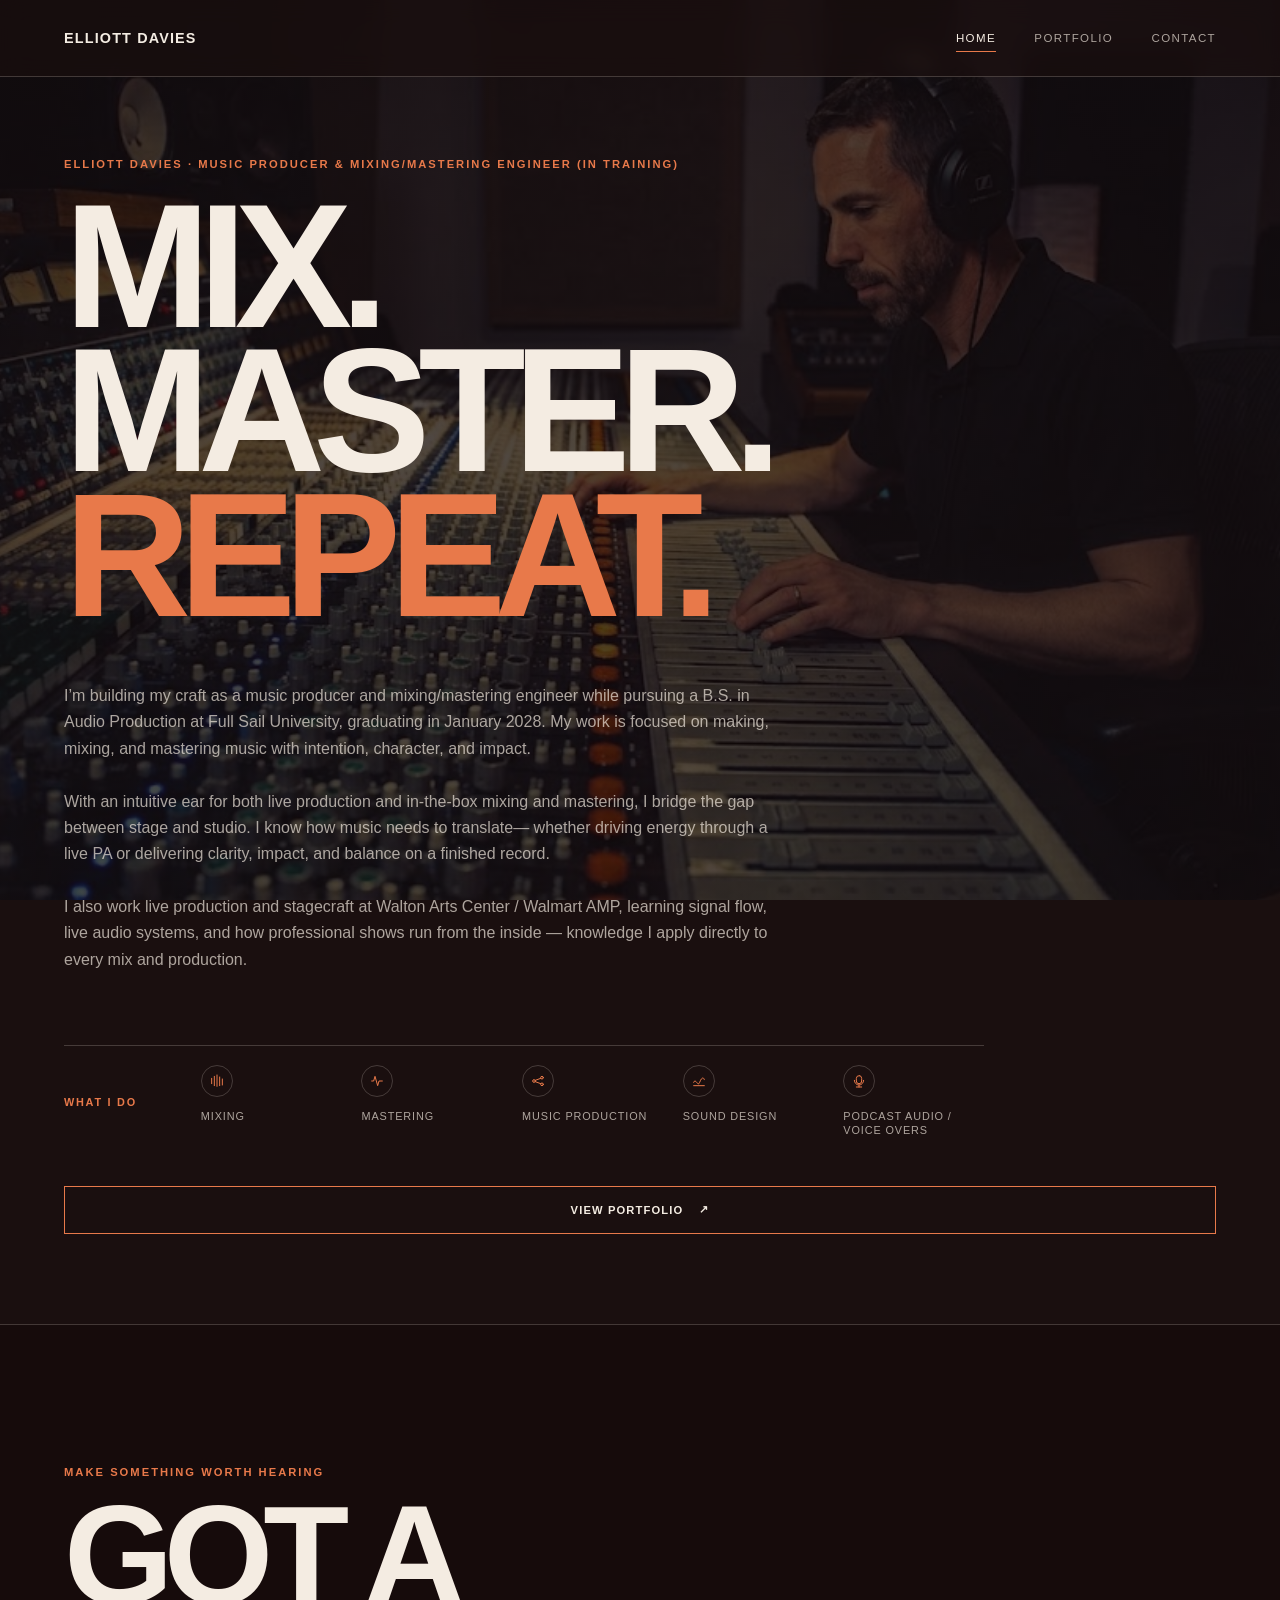
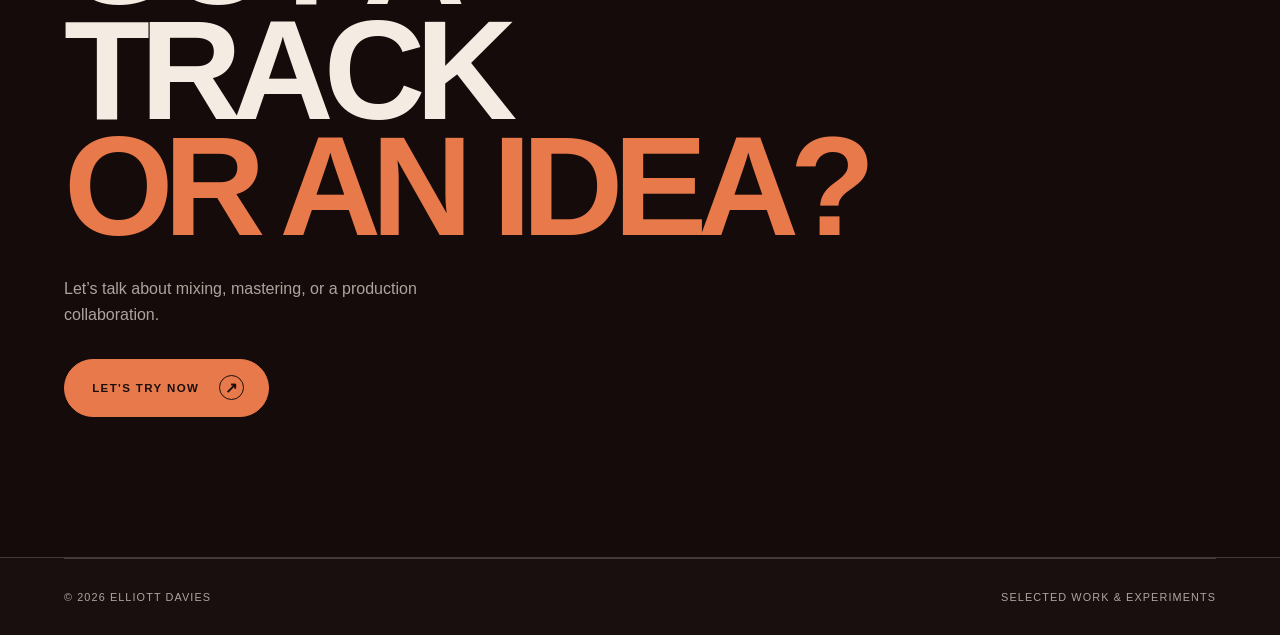
<file: Portfolio Website/index.html>
<!DOCTYPE html>
<html lang="en">
  <head>
    <meta charset="UTF-8" />
    <meta name="viewport" content="width=device-width, initial-scale=1.0" />
    <meta
      name="description"
      content="Elliott Davies — personal portfolio for creative production and technical work."
    />
    <title>Elliott Davies — Home</title>
    <link rel="stylesheet" href="css/style.css" />
  </head>
  <body class="site-background">
    <header class="site-header">
      <nav class="nav container" aria-label="Primary navigation">
        <a class="brand" href="index.html">Elliott Davies</a>
        <button class="menu-toggle" type="button" aria-expanded="false" aria-controls="primary-menu" aria-label="Open navigation menu">
          <span></span><span></span><span></span>
        </button>
        <div class="nav-links" id="primary-menu">
          <a class="nav-link is-active" href="index.html" aria-current="page">Home</a>
          <a class="nav-link" href="portfolio.html">Portfolio</a>
          <a class="nav-link" href="portfolio.html#contact">Contact</a>
        </div>
      </nav>
    </header>

    <main class="landing container">
      <section class="landing-hero" aria-labelledby="hero-title">
        <p class="eyebrow">Elliott Davies · Music Producer &amp; Mixing/Mastering Engineer (in training)</p>
        <h1 id="hero-title">Mix. Master.<br /><span>Repeat.</span></h1>
        <div class="landing-intro">
          <p>
            I’m building my craft as a music producer and mixing/mastering engineer while
            pursuing a B.S. in Audio Production at Full Sail University, graduating in
            January 2028. My work is focused on making, mixing, and mastering music with
            intention, character, and impact.
            <br /><br />
            With an intuitive ear for both live production and in-the-box mixing and mastering,
            I bridge the gap between stage and studio. I know how music needs to translate—
            whether driving energy through a live PA or delivering clarity, impact, and balance
            on a finished record.
            <br /><br />
            I also work live production and stagecraft at Walton Arts Center / Walmart AMP,
            learning signal flow, live audio systems, and how professional shows run from
            the inside — knowledge I apply directly to every mix and production.
          </p>
        </div>
        <div class="what-i-do" aria-labelledby="what-i-do-title">
          <p class="skills-title" id="what-i-do-title">What I Do</p>
          <ul class="skills-list">
            <li>
              <span class="skill-icon" aria-hidden="true"><svg viewBox="0 0 24 24"><path d="M4 16V8m4 11V5m4 15V3m4 16V6m4 12V9" /></svg></span>
              <span>Mixing</span>
            </li>
            <li>
              <span class="skill-icon" aria-hidden="true"><svg viewBox="0 0 24 24"><path d="M4 12h3l2-7 4 14 2-7h5" /></svg></span>
              <span>Mastering</span>
            </li>
            <li>
              <span class="skill-icon" aria-hidden="true"><svg viewBox="0 0 24 24"><circle cx="6" cy="12" r="2" /><circle cx="18" cy="7" r="2" /><circle cx="18" cy="17" r="2" /><path d="M8 11l8-3m-8 5 8 3" /></svg></span>
              <span>Music Production</span>
            </li>
            <li>
              <span class="skill-icon" aria-hidden="true"><svg viewBox="0 0 24 24"><path d="M4 14c3-8 6 8 9 0s6-8 7-4" /><path d="M4 19h16" /></svg></span>
              <span>Sound Design</span>
            </li>
            <li>
              <span class="skill-icon" aria-hidden="true"><svg viewBox="0 0 24 24"><rect x="8" y="4" width="8" height="12" rx="4" /><path d="M5 11a7 7 0 0 0 14 0M12 18v3m-4 0h8" /></svg></span>
              <span>Podcast Audio / Voice Overs</span>
            </li>
          </ul>
        </div>
        <a class="button" href="portfolio.html">View portfolio <span aria-hidden="true">↗</span></a>
      </section>
    </main>

    <!-- Reusable CTA partial: copy this entire section into other pages before the footer. -->
    <section class="cta-band" id="contact" aria-labelledby="cta-title">
      <div class="cta-content container">
        <p class="eyebrow">Make something worth hearing</p>
        <h2 id="cta-title">Got a track<br /><span>or an idea?</span></h2>
        <p class="cta-copy">Let’s talk about mixing, mastering, or a production collaboration.</p>
        <a class="cta-button" href="mailto:eedavies@student.fullsail.edu">
          Let's try now <span aria-hidden="true">↗</span>
        </a>
      </div>
    </section>

    <footer class="site-footer container">
      <span>© <span data-year></span> Elliott Davies</span>
      <span>Selected work &amp; experiments</span>
    </footer>

    <script src="js/main.js"></script>
  </body>
</html>
</file>
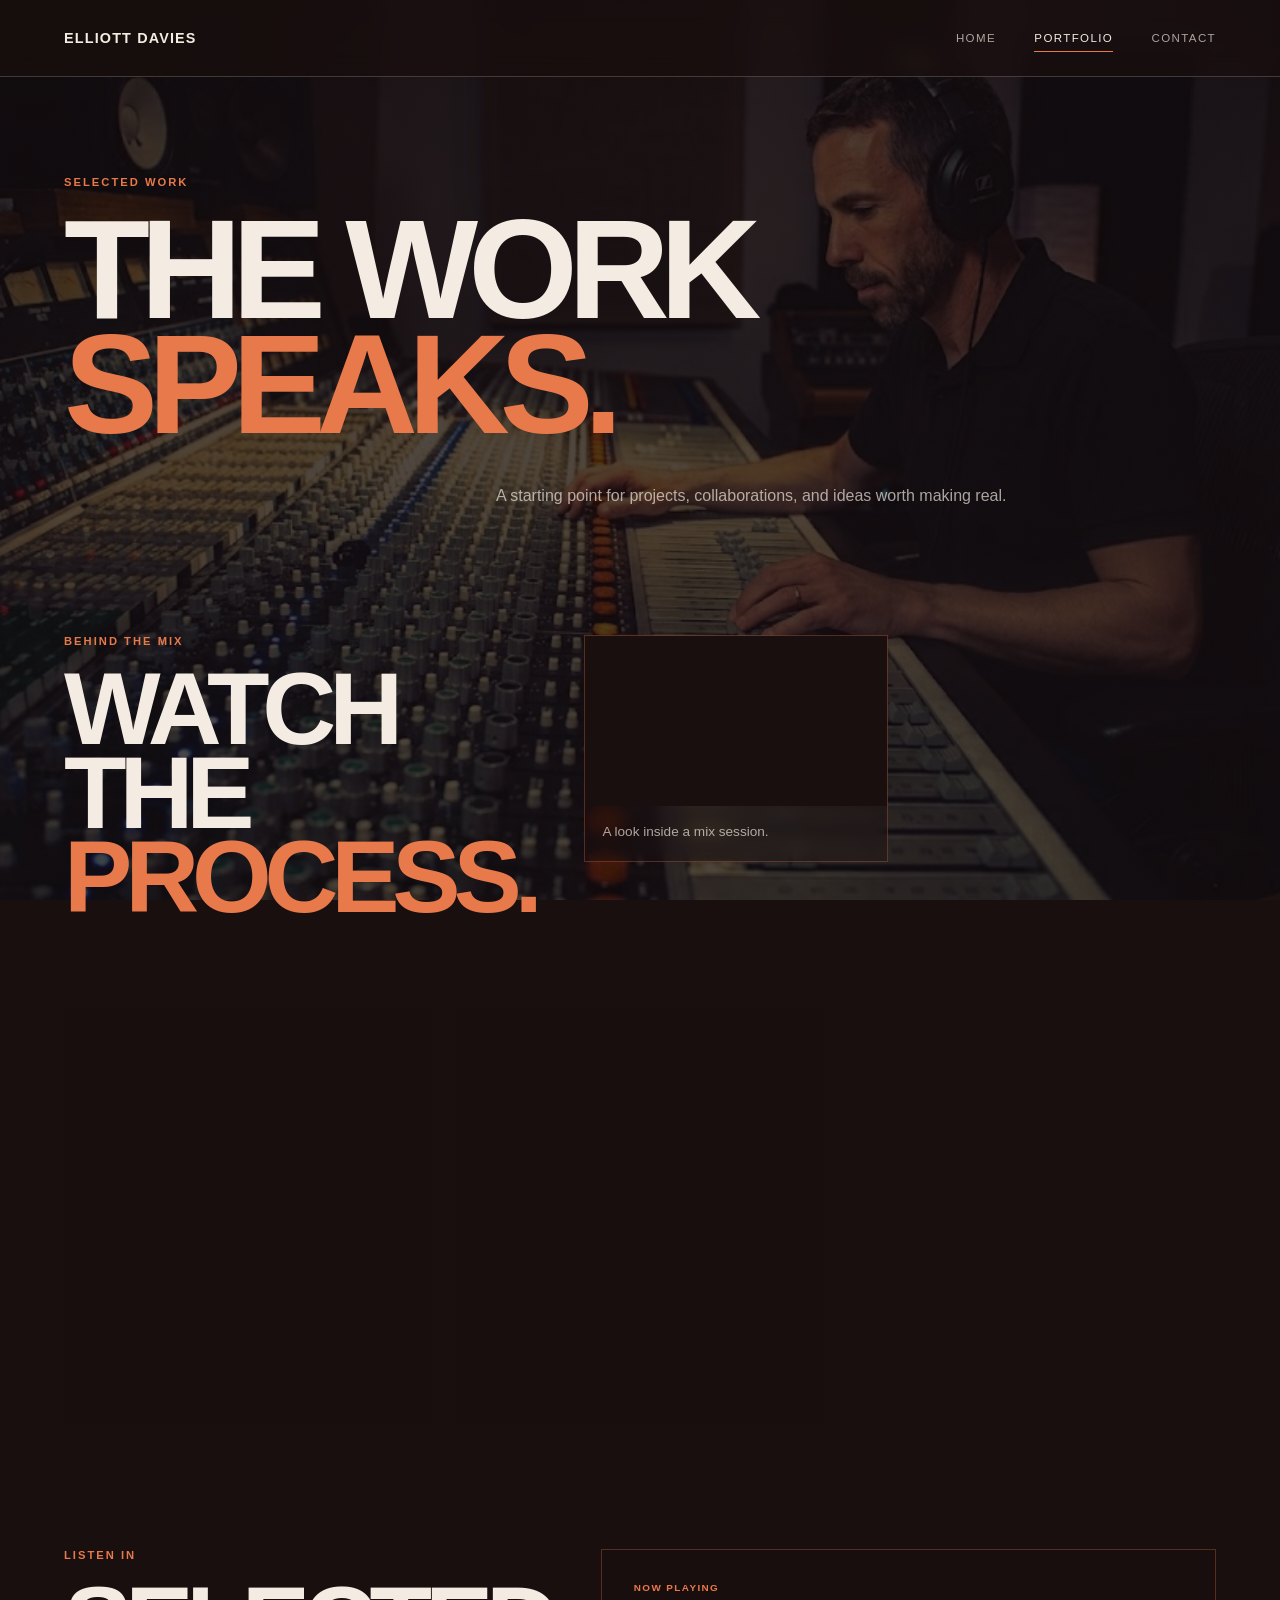
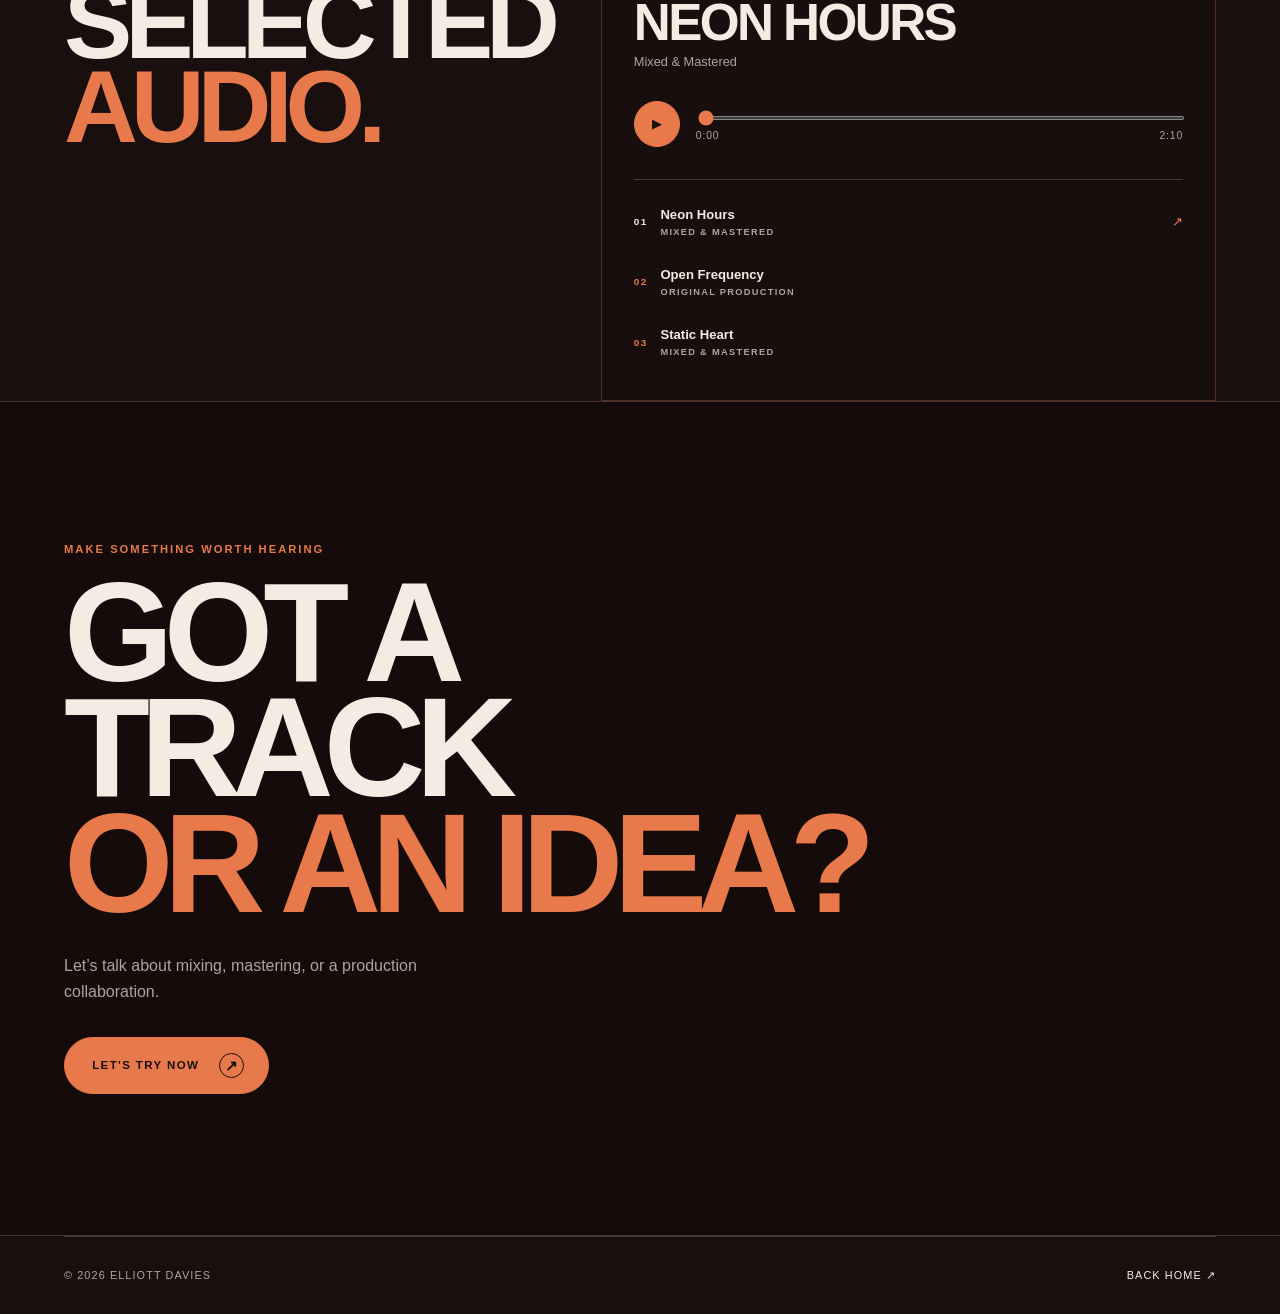
<file: Portfolio Website/portfolio.html>
<!DOCTYPE html>
<html lang="en">
  <head>
    <meta charset="UTF-8" />
    <meta name="viewport" content="width=device-width, initial-scale=1.0" />
    <meta
      name="description"
      content="Selected portfolio work by Elliott Davies."
    />
    <title>Elliott Davies — Portfolio</title>
    <link rel="stylesheet" href="css/style.css" />
  </head>
  <body class="site-background">
    <header class="site-header">
      <nav class="nav container" aria-label="Primary navigation">
        <a class="brand" href="index.html">Elliott Davies</a>
        <button class="menu-toggle" type="button" aria-expanded="false" aria-controls="primary-menu" aria-label="Open navigation menu">
          <span></span><span></span><span></span>
        </button>
        <div class="nav-links" id="primary-menu">
          <a class="nav-link" href="index.html">Home</a>
          <a class="nav-link is-active" href="portfolio.html" aria-current="page">Portfolio</a>
          <a class="nav-link" href="#contact">Contact</a>
        </div>
      </nav>
    </header>

    <main class="portfolio container">
      <section class="page-intro" aria-labelledby="portfolio-title">
        <p class="eyebrow">Selected work</p>
        <h1 id="portfolio-title">The work<br /><span>speaks.</span></h1>
        <p class="page-summary">
          A starting point for projects, collaborations, and ideas worth making real.
        </p>
      </section>

      <!-- Manual video list for now; automatic new-upload syncing can be added later. -->
      <section class="video-section" id="video" aria-labelledby="video-title">
        <div class="video-heading">
          <p class="eyebrow">Behind the mix</p>
          <h2 id="video-title">Watch the<br /><span>process.</span></h2>
        </div>
        <div class="video-grid" data-video-grid aria-label="Behind the mix videos"></div>
      </section>

      <section class="project-grid" data-portfolio-grid aria-label="Portfolio projects">
        <noscript>
          <p class="project-grid-message">Please enable JavaScript to view the portfolio projects.</p>
        </noscript>
      </section>

      <section class="audio-section" id="audio" aria-labelledby="audio-title">
        <div class="audio-heading">
          <p class="eyebrow">Listen in</p>
          <h2 id="audio-title">Selected<br /><span>audio.</span></h2>
        </div>
        <div class="audio-player-card" data-audio-player>
          <audio data-audio-element preload="metadata"></audio>
          <div class="audio-now-playing">
            <span class="audio-kicker">Now playing</span>
            <strong data-audio-title>Select a track</strong>
            <span data-audio-role>Placeholder audio ready for your files</span>
          </div>
          <div class="audio-controls">
            <button class="audio-play" type="button" data-audio-play aria-label="Play selected track">
              <span data-audio-play-icon aria-hidden="true">▶</span>
            </button>
            <div class="audio-timeline">
              <input data-audio-progress type="range" min="0" max="100" value="0" step="0.1" aria-label="Audio progress" />
              <div class="audio-time">
                <span data-audio-current>0:00</span>
                <span data-audio-duration>0:00</span>
              </div>
            </div>
          </div>
          <div class="audio-track-list" data-audio-track-list aria-label="Audio tracks"></div>
        </div>
      </section>

    </main>

    <!-- Reusable CTA partial: copy this entire section into other pages before the footer. -->
    <section class="cta-band" id="contact" aria-labelledby="cta-title">
      <div class="cta-content container">
        <p class="eyebrow">Make something worth hearing</p>
        <h2 id="cta-title">Got a track<br /><span>or an idea?</span></h2>
        <p class="cta-copy">Let’s talk about mixing, mastering, or a production collaboration.</p>
        <a class="cta-button" href="mailto:eedavies@student.fullsail.edu">
          Let's try now <span aria-hidden="true">↗</span>
        </a>
      </div>
    </section>

    <footer class="site-footer container">
      <span>© <span data-year></span> Elliott Davies</span>
      <a href="index.html">Back home ↗</a>
    </footer>

    <script src="js/main.js"></script>
  </body>
</html>
</file>
<file: Portfolio Website/css/style.css>
:root {
  --bg-dark: #1a0f0f;
  --accent-orange: #e8794a;
  --text-cream: #f4ece2;
  --overlay-dark: rgba(20, 10, 10, 0.75);
  --text-muted: rgba(244, 236, 226, 0.68);
  --line: rgba(244, 236, 226, 0.2);
  --display-font: "Arial Narrow", "Helvetica Neue", Arial, sans-serif;
  --content-width: 1200px;
}

* {
  box-sizing: border-box;
}

html {
  scroll-behavior: smooth;
}

body {
  min-width: 320px;
  min-height: 100vh;
  margin: 0;
  color: var(--text-cream);
  background-color: var(--bg-dark);
  font-family: Arial, Helvetica, sans-serif;
}

.site-background {
  background-image:
    linear-gradient(var(--overlay-dark), var(--overlay-dark)),
    url("../assets/bg-studio.jpg"),
    linear-gradient(135deg, #1a0f0f 0%, #2b1210 52%, #10090a 100%);
  background-position: center;
  background-repeat: no-repeat;
  background-size: cover;
  background-attachment: fixed;
}

a {
  color: inherit;
  text-decoration: none;
}

.container {
  width: min(var(--content-width), calc(100% - 10vw));
  margin: 0 auto;
}

.site-header {
  position: sticky;
  top: 0;
  z-index: 10;
  border-bottom: 1px solid var(--line);
  background: rgba(26, 15, 15, 0.72);
  backdrop-filter: blur(12px);
}

.nav {
  display: flex;
  min-height: 76px;
  align-items: center;
  justify-content: space-between;
  gap: 2rem;
}

.brand {
  font-family: var(--display-font);
  font-size: 0.9rem;
  font-weight: 800;
  letter-spacing: 0.08em;
  text-transform: uppercase;
}

.nav-links {
  display: flex;
  align-items: center;
  gap: clamp(1.2rem, 3vw, 3rem);
}

.menu-toggle {
  display: none;
  width: 42px;
  height: 42px;
  padding: 0.65rem;
  border: 1px solid var(--line);
  color: var(--text-cream);
  background: transparent;
  cursor: pointer;
}

.menu-toggle span {
  display: block;
  height: 1px;
  margin: 4px 0;
  background: currentColor;
}

.menu-toggle:focus-visible,
.audio-play:focus-visible,
.audio-track:focus-visible {
  outline: 2px solid var(--text-cream);
  outline-offset: 3px;
}

.nav-link {
  position: relative;
  padding: 0.5rem 0;
  color: var(--text-muted);
  font-size: 0.72rem;
  letter-spacing: 0.12em;
  text-transform: uppercase;
}

.nav-link::after {
  position: absolute;
  right: 0;
  bottom: 0;
  left: 0;
  height: 1px;
  background: var(--accent-orange);
  content: "";
  transform: scaleX(0);
  transform-origin: right;
  transition: transform 180ms ease;
}

.nav-link:hover,
.nav-link:focus-visible,
.nav-link.is-active {
  color: var(--text-cream);
}

.nav-link:hover::after,
.nav-link:focus-visible::after,
.nav-link.is-active::after {
  transform: scaleX(1);
  transform-origin: left;
}

.eyebrow {
  margin: 0;
  color: var(--accent-orange);
  font-size: 0.7rem;
  font-weight: 700;
  letter-spacing: 0.18em;
  text-transform: uppercase;
}

h1,
h2 {
  margin: 0;
  font-family: var(--display-font);
  font-weight: 900;
  letter-spacing: -0.07em;
  line-height: 0.82;
  text-transform: uppercase;
}

h1 span,
h2 span {
  color: var(--accent-orange);
}

.landing {
  min-height: calc(100vh - 76px);
}

.landing-hero {
  display: flex;
  min-height: calc(100vh - 76px);
  flex-direction: column;
  justify-content: center;
  padding: 9vh 0 10vh;
}

.landing-hero h1 {
  max-width: 850px;
  margin-top: 1.5rem;
  font-size: clamp(5rem, 14vw, 11rem);
}

.landing-intro {
  max-width: 720px;
  margin-top: 3.5rem;
}

.landing-intro p,
.page-summary {
  max-width: 720px;
  margin: 0;
  color: var(--text-muted);
  font-size: 1rem;
  line-height: 1.65;
}

.what-i-do {
  display: flex;
  max-width: 920px;
  align-items: center;
  gap: clamp(1.5rem, 5vw, 5rem);
  margin: 4.5rem 0 3rem;
  padding-top: 1.2rem;
  border-top: 1px solid var(--line);
}

.skills-title {
  flex: 0 0 auto;
  margin: 0;
  color: var(--accent-orange);
  font-size: 0.68rem;
  font-weight: 700;
  letter-spacing: 0.16em;
  text-transform: uppercase;
}

.skills-list {
  display: grid;
  width: 100%;
  grid-template-columns: repeat(5, 1fr);
  gap: 1.25rem;
  margin: 0;
  padding: 0;
  list-style: none;
}

.skills-list li {
  display: flex;
  min-width: 0;
  flex-direction: column;
  gap: 0.7rem;
  color: var(--text-muted);
  font-size: 0.68rem;
  letter-spacing: 0.08em;
  line-height: 1.35;
  text-transform: uppercase;
}

.skill-icon {
  display: grid;
  width: 32px;
  height: 32px;
  place-items: center;
  border: 1px solid var(--line);
  border-radius: 50%;
  color: var(--accent-orange);
}

.skill-icon svg {
  width: 16px;
  height: 16px;
  fill: none;
  stroke: currentColor;
  stroke-linecap: round;
  stroke-linejoin: round;
  stroke-width: 1.5;
}

.button {
  display: inline-flex;
  align-items: center;
  justify-content: center;
  gap: 1rem;
  min-height: 48px;
  padding: 0.9rem 1.3rem;
  border: 1px solid var(--accent-orange);
  color: var(--text-cream);
  font-size: 0.7rem;
  font-weight: 700;
  letter-spacing: 0.1em;
  text-transform: uppercase;
  transition: color 180ms ease, background 180ms ease, transform 180ms ease;
}

.button:hover,
.button:focus-visible {
  color: var(--bg-dark);
  background: var(--accent-orange);
  transform: translateY(-2px);
}

.site-footer {
  display: flex;
  justify-content: space-between;
  padding: 2rem 0;
  border-top: 1px solid var(--line);
  color: var(--text-muted);
  font-size: 0.68rem;
  letter-spacing: 0.1em;
  text-transform: uppercase;
}

.site-footer a {
  color: var(--text-cream);
}

.cta-band {
  width: 100%;
  border-top: 1px solid var(--line);
  border-bottom: 1px solid var(--line);
  background: var(--overlay-dark);
}

.cta-content {
  padding-top: clamp(5rem, 11vw, 9rem);
  padding-bottom: clamp(5rem, 11vw, 9rem);
}

.cta-content h2 {
  max-width: 850px;
  margin-top: 1.25rem;
  font-size: clamp(4.5rem, 11vw, 9rem);
}

.cta-copy {
  max-width: 420px;
  margin: 2rem 0;
  color: var(--text-muted);
  font-size: 1rem;
  line-height: 1.6;
}

.cta-button {
  display: inline-flex;
  align-items: center;
  justify-content: center;
  gap: 1.25rem;
  min-height: 52px;
  padding: 0.95rem 1.5rem 0.95rem 1.7rem;
  border: 1px solid var(--accent-orange);
  border-radius: 999px;
  color: var(--bg-dark);
  background: var(--accent-orange);
  font-size: 0.72rem;
  font-weight: 800;
  letter-spacing: 0.12em;
  text-transform: uppercase;
  transition: color 180ms ease, background 180ms ease, transform 180ms ease;
}

.cta-button span {
  display: grid;
  width: 25px;
  height: 25px;
  place-items: center;
  border: 1px solid currentColor;
  border-radius: 50%;
  font-size: 0.95rem;
  line-height: 1;
}

.cta-button:hover,
.cta-button:focus-visible {
  color: var(--text-cream);
  background: transparent;
  transform: translateY(-2px);
}

.portfolio {
  padding-top: 11vh;
}

.page-intro h1 {
  margin-top: 1.5rem;
  font-size: clamp(4.5rem, 11vw, 9rem);
}

.page-summary {
  margin: 2.5rem 0 0 auto;
}

.project-grid {
  display: grid;
  grid-template-columns: repeat(3, 1fr);
  gap: 1.5rem;
  margin-top: 10vh;
}

.project-card {
  overflow: hidden;
  border: 1px solid rgba(232, 121, 74, 0.3);
  background: rgba(26, 15, 15, 0.35);
  backdrop-filter: blur(8px);
  transition: border-color 180ms ease, transform 180ms ease;
}

.project-card:hover,
.project-card:focus-within {
  border-color: var(--accent-orange);
  transform: scale(1.02);
}

.project-media {
  position: relative;
  min-height: 280px;
  overflow: hidden;
  background:
    linear-gradient(145deg, rgba(232, 121, 74, 0.38), rgba(20, 10, 10, 0.75)),
    linear-gradient(135deg, #542015, #1a0f0f 70%);
}

.project-media-1 {
  background:
    radial-gradient(circle at 65% 28%, rgba(232, 121, 74, 0.8), transparent 22%),
    linear-gradient(145deg, #572015, #1d0e10 65%, #090809);
}

.project-media-2 {
  background:
    linear-gradient(135deg, rgba(232, 121, 74, 0.5), transparent 55%),
    repeating-linear-gradient(120deg, #351719 0 2px, #1b1012 2px 9px);
}

.project-media::after {
  position: absolute;
  inset: 0;
  background: linear-gradient(180deg, rgba(20, 10, 10, 0.05), rgba(20, 10, 10, 0.72));
  content: "";
  pointer-events: none;
}

.project-tag {
  position: absolute;
  top: 1rem;
  left: 1rem;
  z-index: 1;
  color: var(--accent-orange);
  font-size: 0.68rem;
  font-weight: 700;
  letter-spacing: 0.12em;
  text-transform: uppercase;
}

.project-content {
  padding: 1.25rem;
}

.project-content h2 {
  color: var(--text-cream);
  font-family: var(--display-font);
  font-size: clamp(1.7rem, 3vw, 2.4rem);
  letter-spacing: -0.05em;
  line-height: 0.9;
  text-transform: uppercase;
}

.project-content p {
  margin: 0.8rem 0 0;
  color: var(--text-muted);
  font-size: 0.9rem;
  line-height: 1.55;
}

.project-grid-message {
  color: var(--text-muted);
}

.audio-section {
  display: grid;
  grid-template-columns: 0.7fr 1.3fr;
  gap: 3rem;
  align-items: start;
  margin-top: 14vh;
}

.audio-heading h2 {
  margin-top: 1.25rem;
  font-size: clamp(4rem, 8vw, 7rem);
}

.audio-player-card {
  padding: clamp(1.25rem, 3vw, 2rem);
  border: 1px solid rgba(232, 121, 74, 0.3);
  background: rgba(26, 15, 15, 0.35);
  backdrop-filter: blur(8px);
}

.audio-now-playing {
  display: flex;
  flex-direction: column;
  gap: 0.45rem;
}

.audio-kicker,
.audio-track-number,
.audio-track-info small {
  color: var(--accent-orange);
  font-size: 0.62rem;
  font-weight: 700;
  letter-spacing: 0.14em;
  text-transform: uppercase;
}

.audio-now-playing strong {
  font-family: var(--display-font);
  font-size: clamp(2rem, 4vw, 3.4rem);
  letter-spacing: -0.05em;
  line-height: 0.9;
  text-transform: uppercase;
}

.audio-now-playing > span:last-child {
  color: var(--text-muted);
  font-size: 0.8rem;
}

.audio-controls {
  display: flex;
  align-items: center;
  gap: 1rem;
  margin: 2rem 0;
}

.audio-play {
  display: grid;
  width: 46px;
  height: 46px;
  flex: 0 0 auto;
  place-items: center;
  border: 1px solid var(--accent-orange);
  border-radius: 50%;
  color: var(--bg-dark);
  background: var(--accent-orange);
  cursor: pointer;
  font-size: 0.8rem;
}

.audio-timeline {
  width: 100%;
}

.audio-timeline input {
  width: 100%;
  height: 4px;
  accent-color: var(--accent-orange);
  cursor: pointer;
}

.audio-time {
  display: flex;
  justify-content: space-between;
  margin-top: 0.35rem;
  color: var(--text-muted);
  font-size: 0.65rem;
  letter-spacing: 0.08em;
}

.audio-track-list {
  display: grid;
  gap: 0.5rem;
  border-top: 1px solid var(--line);
  padding-top: 1rem;
}

.audio-track {
  display: flex;
  align-items: center;
  gap: 0.8rem;
  width: 100%;
  padding: 0.7rem 0;
  border: 0;
  color: var(--text-muted);
  background: transparent;
  cursor: pointer;
  text-align: left;
}

.audio-track-info {
  display: flex;
  flex: 1;
  flex-direction: column;
  gap: 0.3rem;
}

.audio-track-info strong {
  color: var(--text-cream);
  font-size: 0.82rem;
  font-weight: 600;
}

.audio-track-info small {
  color: var(--text-muted);
  font-size: 0.58rem;
}

.audio-track > span:last-child {
  color: var(--accent-orange);
  opacity: 0;
  transition: opacity 180ms ease;
}

.audio-track:hover > span:last-child,
.audio-track.is-active > span:last-child {
  opacity: 1;
}

.audio-track.is-active .audio-track-number,
.audio-track:hover .audio-track-number {
  color: var(--text-cream);
}

.video-section {
  display: grid;
  grid-template-columns: 0.7fr 1.3fr;
  gap: 3rem;
  align-items: start;
  margin-top: 14vh;
}

.video-section + .project-grid {
  margin-top: 10vh;
}

.video-heading h2 {
  margin-top: 1.25rem;
  font-size: clamp(4rem, 8vw, 7rem);
}

.video-grid {
  display: grid;
  grid-template-columns: repeat(2, 1fr);
  gap: 1.5rem;
}

.video-card {
  overflow: hidden;
  border: 1px solid rgba(232, 121, 74, 0.3);
  background: rgba(26, 15, 15, 0.35);
  backdrop-filter: blur(8px);
  transition: border-color 180ms ease, transform 180ms ease;
}

.video-card:hover,
.video-card:focus-within {
  border-color: var(--accent-orange);
  transform: scale(1.02);
}

.video-frame {
  position: relative;
  aspect-ratio: 16 / 9;
  overflow: hidden;
  background: var(--bg-dark);
}

.video-frame iframe {
  display: block;
  width: 100%;
  height: 100%;
  border: 0;
}

.video-card p {
  margin: 0;
  padding: 1rem 1.1rem 1.2rem;
  color: var(--text-muted);
  font-size: 0.85rem;
  line-height: 1.45;
}

.contact {
  padding: 20vh 0 18vh;
}

.contact h2 {
  margin: 1.5rem 0 2.5rem;
  font-size: clamp(4rem, 10vw, 8rem);
}

@media (max-width: 1024px) {
  .container {
    width: min(var(--content-width), calc(100% - 7vw));
  }

  .landing-hero h1 {
    font-size: clamp(4.8rem, 14vw, 9rem);
  }

  .project-grid {
    grid-template-columns: repeat(2, 1fr);
  }

  .audio-section,
  .video-section {
    gap: 2rem;
  }
}

@media (max-width: 768px) {
  .site-background {
    background-attachment: scroll;
  }

  .nav {
    min-height: 68px;
  }

  .menu-toggle {
    display: block;
  }

  .nav-links {
    position: absolute;
    top: 100%;
    right: 0;
    left: 0;
    display: none;
    flex-direction: column;
    align-items: stretch;
    gap: 0;
    padding: 0.75rem 5vw 1rem;
    border-bottom: 1px solid var(--line);
    background: rgba(26, 15, 15, 0.96);
  }

  .nav-links.is-open {
    display: flex;
  }

  .nav-link {
    padding: 0.8rem 0;
  }

  .nav-link::after {
    right: auto;
    width: 2.5rem;
  }

  .landing-hero {
    min-height: calc(100svh - 68px);
  }

  .project-grid {
    grid-template-columns: 1fr;
  }

  .audio-section,
  .video-section {
    display: block;
    margin-top: 8rem;
  }

  .audio-player-card,
  .video-grid {
    margin-top: 2.5rem;
  }
}

@media (max-width: 480px) {
  .container {
    width: calc(100% - 2rem);
  }

  .brand {
    font-size: 0.75rem;
  }

  .nav-link {
    font-size: 0.61rem;
    letter-spacing: 0.06em;
  }

  .landing-hero {
    min-height: calc(100svh - 68px);
    padding: 6rem 0 4rem;
  }

  .landing-hero h1 {
    font-size: clamp(4.2rem, 21vw, 7rem);
  }

  .landing-intro p {
    font-size: 0.95rem;
  }

  .what-i-do {
    display: block;
    margin-top: 4rem;
  }

  .skills-list {
    grid-template-columns: repeat(2, 1fr);
    gap: 1.8rem 1rem;
    margin-top: 1.5rem;
  }

  .site-footer {
    gap: 1rem;
    font-size: 0.58rem;
  }

  .portfolio {
    padding-top: 6rem;
  }

  .page-intro h1 {
    font-size: clamp(3.7rem, 18vw, 6rem);
  }

  .page-summary {
    margin-top: 2rem;
  }

  .project-card {
    margin-bottom: 3rem;
  }

  .project-media {
    min-height: 360px;
  }

  .video-section {
    margin-top: 6rem;
  }

  .contact {
    padding: 8rem 0;
  }

  .contact h2 {
    font-size: clamp(3.8rem, 18vw, 6rem);
  }

  .cta-content h2 {
    font-size: clamp(4rem, 18vw, 6rem);
  }
}

@media (prefers-reduced-motion: reduce) {
  html {
    scroll-behavior: auto;
  }

  *,
  *::before,
  *::after {
    transition-duration: 0.01ms !important;
  }
}
</file>
